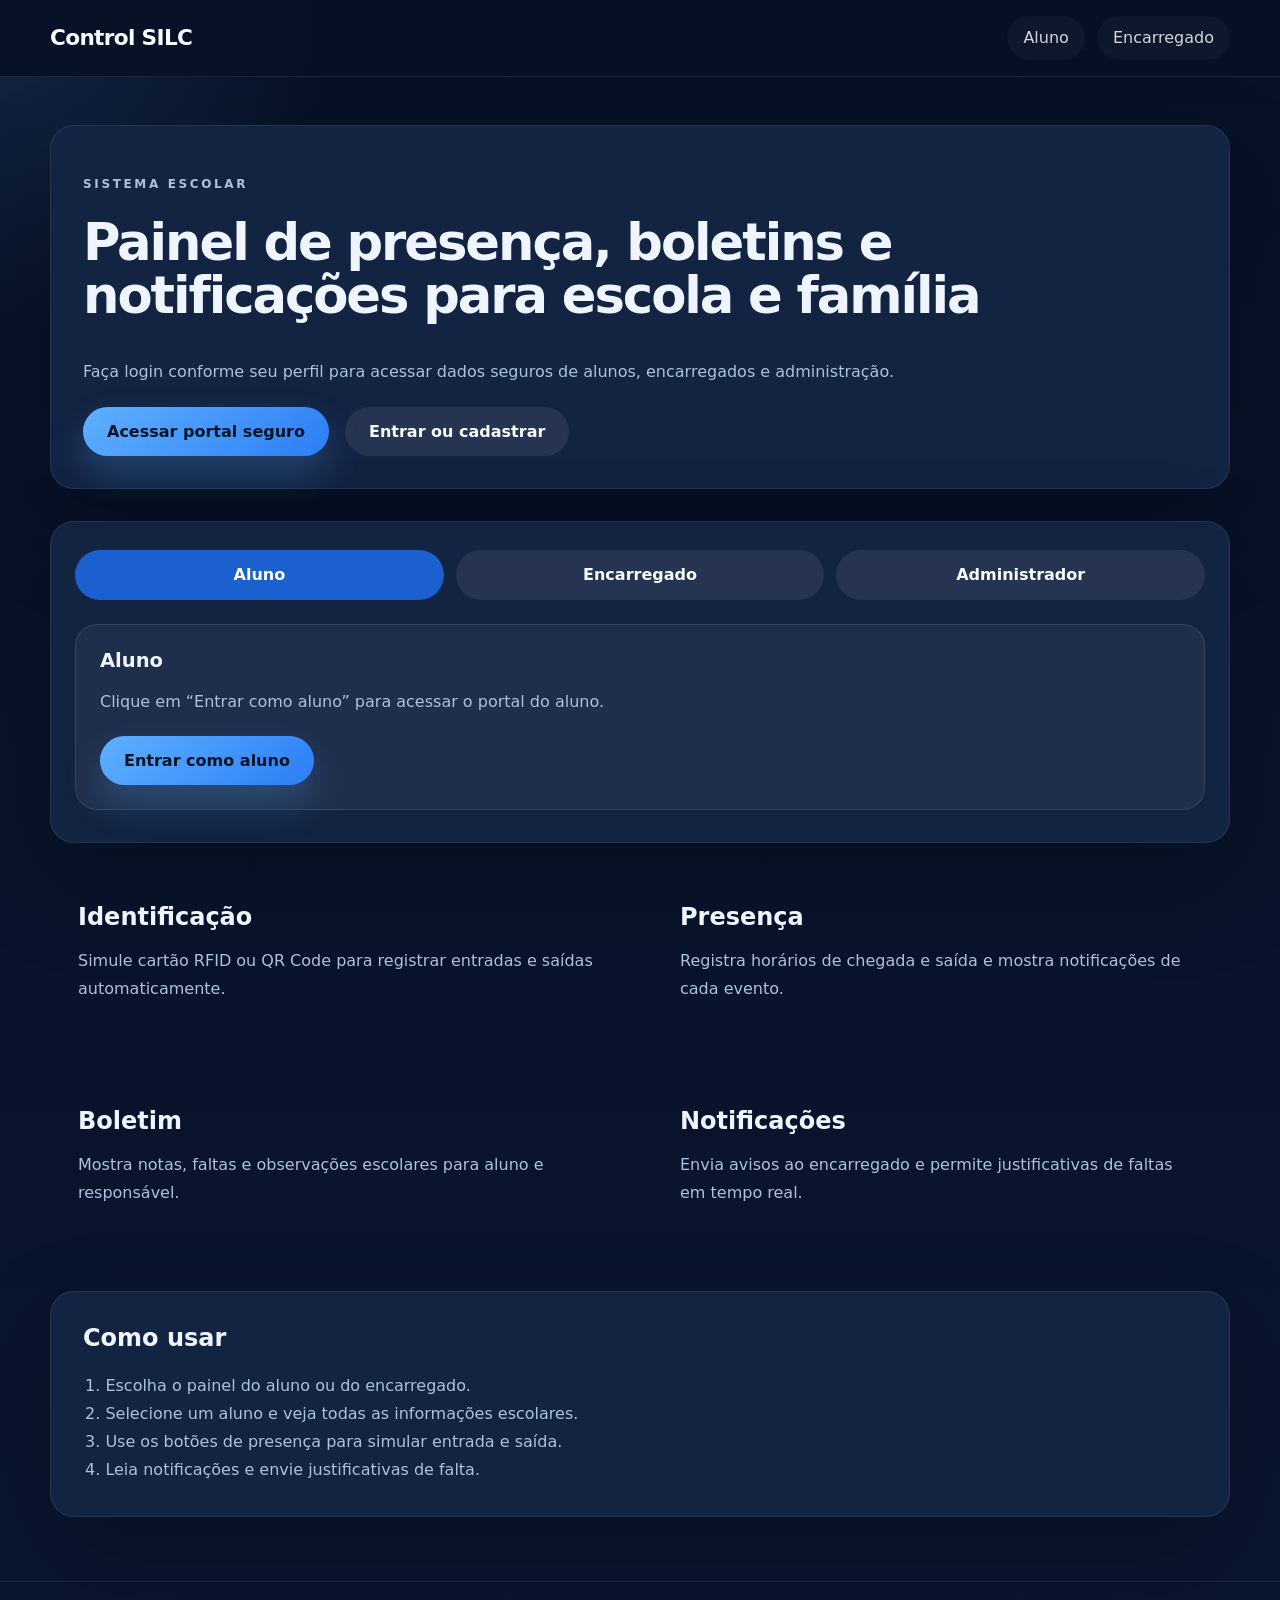
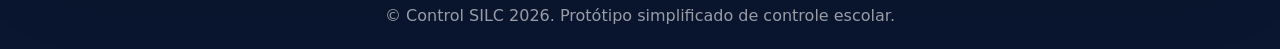
<file: index.html>
<!DOCTYPE html>
<html lang="pt-BR">
  <head>
    <meta charset="UTF-8" />
    <meta name="viewport" content="width=device-width, initial-scale=1.0" />
    <title>Control SILC — Portal</title>
    <link rel="stylesheet" href="css/style.css" />
  </head>
  <body>
    <header class="topbar">
      <div class="container topbar-inner">
        <a class="brand" href="index.html">Control SILC</a>
        <nav class="topnav">
          <a href="student.html">Aluno</a>
          <a href="guardian.html">Encarregado</a>
        </nav>
      </div>
    </header>

    <main class="container landing-page">
      <section class="hero-card">
        <p class="eyebrow">Sistema Escolar</p>
        <h1>Painel de presença, boletins e notificações para escola e família</h1>
        <p>Faça login conforme seu perfil para acessar dados seguros de alunos, encarregados e administração.</p>
        <div class="button-group">
          <a class="button button-primary" href="#loginForms">Acessar portal seguro</a>
          <a class="button button-secondary" href="#loginForms">Entrar ou cadastrar</a>
        </div>
      </section>

      <section class="card auth-panel" id="loginForms">
        <div class="auth-status hidden" id="authStatus"></div>
        <div class="auth-tab-header">
          <button type="button" class="button button-secondary auth-tab-button active" data-panel="studentPanel">Aluno</button>
          <button type="button" class="button button-secondary auth-tab-button" data-panel="guardianPanel">Encarregado</button>
          <button type="button" class="button button-secondary auth-tab-button" data-panel="adminPanel">Administrador</button>
        </div>

        <div class="auth-panels">
          <article id="studentPanel" class="auth-card auth-pane">
            <div class="auth-card-header">
              <h2>Aluno</h2>
              <p>Clique em “Entrar como aluno” para acessar o portal do aluno.</p>
            </div>
            <button class="button button-primary" type="button" onclick="window.location.href='student.html'">Entrar como aluno</button>
          </article>

          <article id="guardianPanel" class="auth-card auth-pane hidden">
            <div class="auth-card-header">
              <h2>Encarregado</h2>
              <p>Use o portal do encarregado para acessar dados do aluno com segurança.</p>
            </div>
            <button class="button button-primary" type="button" onclick="window.location.href='guardian.html'">Entrar como encarregado</button>
          </article>

          <article id="adminPanel" class="auth-card auth-pane hidden admin-card">
            <div class="auth-card-header">
              <h2>Administrador</h2>
              <p>Login para monitorar solicitações, aprovar cadastros e acompanhar acessos.</p>
            </div>
            <button class="button button-primary" type="button" onclick="window.location.href='dashboard.html'">Entrar no dashboard</button>
          </article>
        </div>
      </section>

      <section class="feature-grid" id="aboutFeatures">
        <article class="feature-card">
          <h2>Identificação</h2>
          <p>Simule cartão RFID ou QR Code para registrar entradas e saídas automaticamente.</p>
        </article>
        <article class="feature-card">
          <h2>Presença</h2>
          <p>Registra horários de chegada e saída e mostra notificações de cada evento.</p>
        </article>
        <article class="feature-card">
          <h2>Boletim</h2>
          <p>Mostra notas, faltas e observações escolares para aluno e responsável.</p>
        </article>
        <article class="feature-card">
          <h2>Notificações</h2>
          <p>Envia avisos ao encarregado e permite justificativas de faltas em tempo real.</p>
        </article>
      </section>

      <section class="info-panel">
        <h2>Como usar</h2>
        <ol>
          <li>Escolha o painel do aluno ou do encarregado.</li>
          <li>Selecione um aluno e veja todas as informações escolares.</li>
          <li>Use os botões de presença para simular entrada e saída.</li>
          <li>Leia notificações e envie justificativas de falta.</li>
        </ol>
      </section>
    </main>

    <footer class="site-footer">
      <div class="container footer-inner">
        <p>© Control SILC 2026. Protótipo simplificado de controle escolar.</p>
      </div>
    </footer>
  </body>
</html>
</file>
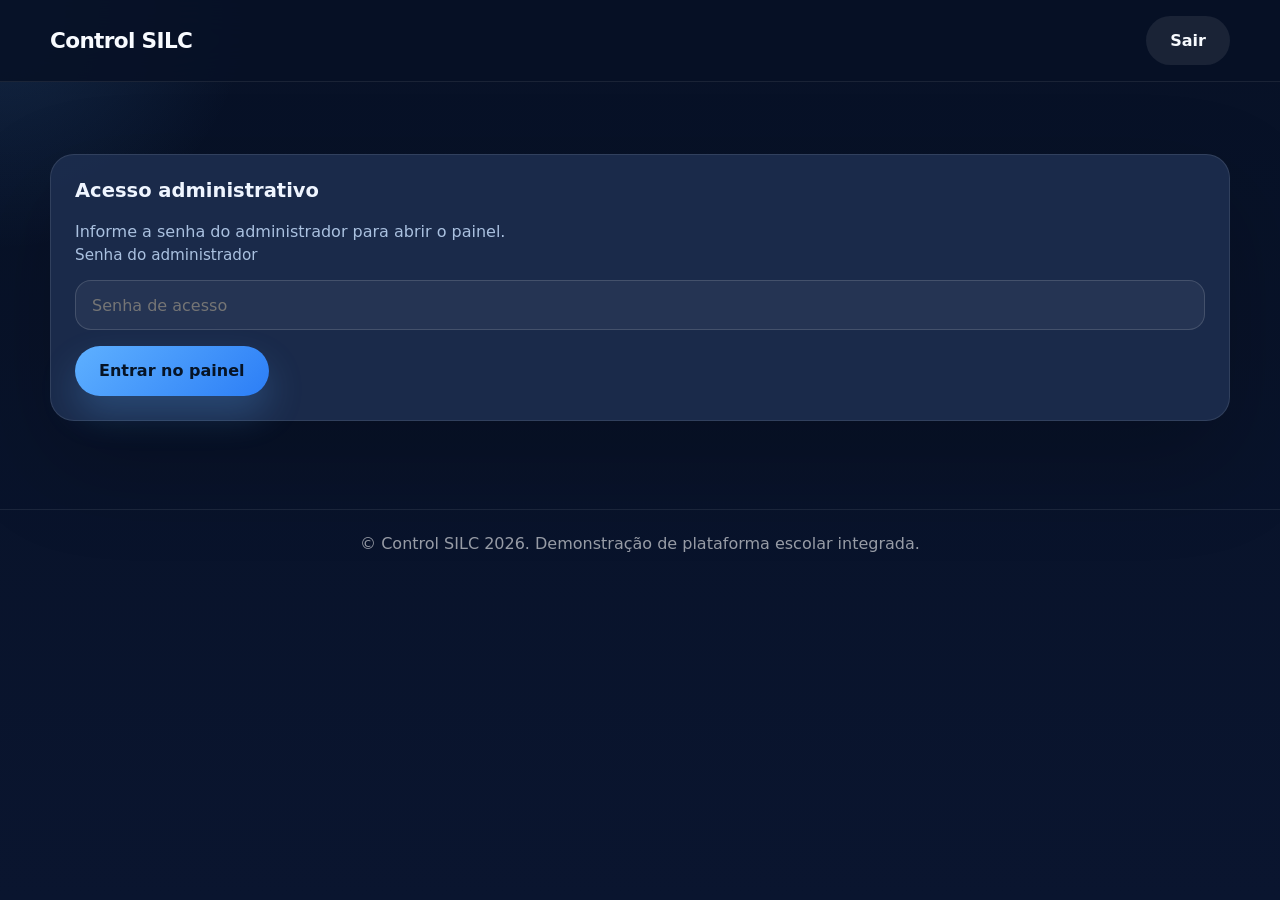
<file: dashboard.html>
<!DOCTYPE html>
<html lang="pt-BR">
  <head>
    <meta charset="UTF-8" />
    <meta name="viewport" content="width=device-width, initial-scale=1.0" />
    <title>Control SILC — Plataforma</title>
    <link rel="stylesheet" href="css/style.css" />
  </head>
  <body>
    <header class="topbar">
      <div class="container topbar-inner">
        <a class="brand" href="index.html">Control SILC</a>
        <button class="button button-secondary" id="adminLogoutButton">Sair</button>
      </div>
    </header>

    <main class="container dashboard-page">
      <section id="adminGate" class="card auth-alert">
        <h2>Acesso administrativo</h2>
        <p>Informe a senha do administrador para abrir o painel.</p>
        <form id="dashboardPasswordForm" class="auth-form">
          <div class="form-field">
            <label for="dashboardPassword">Senha do administrador</label>
            <input id="dashboardPassword" type="password" placeholder="Senha de acesso" />
          </div>
          <button class="button button-primary" type="submit">Entrar no painel</button>
          <p id="dashboardPasswordMessage" class="message"></p>
        </form>
      </section>

      <div id="adminContent" class="hidden">
        <section class="panel-header">
        <div>
          <p class="eyebrow">Plataforma escolar completa</p>
          <h1>Administração, ensino e família conectados em um único sistema</h1>
          <p>Gestão acadêmica, financeira, biblioteca, cantina e comunicação em um protótipo pronto para portfólio.</p>
        </div>
        <div class="status-box" id="dashboardStatus">
          <strong>Visão geral do painel</strong>
          <p>O painel interno mostra os principais indicadores de presença, finanças e comunicação.</p>
        </div>
      </section>

      <section class="card admin-summary-card">
        <div class="admin-summary-grid">
          <div class="admin-card">
            <strong id="pendingStudentsCount">0</strong>
            <p>Solicitações de alunos</p>
          </div>
          <div class="admin-card">
            <strong id="pendingGuardiansCount">0</strong>
            <p>Solicitações de encarregados</p>
          </div>
          <div class="admin-card">
            <strong id="activeStudentsCount">0</strong>
            <p>Alunos aprovados</p>
          </div>
          <div class="admin-card">
            <strong id="activeGuardiansCount">0</strong>
            <p>Encarregados aprovados</p>
          </div>
        </div>
      </section>

      <section class="card admin-panel-grid">
        <div class="admin-panel-column">
          <h2>Solicitações pendentes</h2>
          <div id="pendingRequests"></div>
        </div>
        <div class="admin-panel-column">
          <h2>Monitoramento</h2>
          <div id="auditLog"></div>
        </div>
      </section>

      <section class="card admin-panel-grid">
        <div class="admin-panel-column">
          <h2>Adicionar novo aluno</h2>
          <form id="studentAddForm" class="auth-form">
            <div class="form-field">
              <label for="studentAddName">Nome do aluno</label>
              <input id="studentAddName" type="text" placeholder="Nome completo" required />
            </div>
            <div class="form-field">
              <label for="studentAddCard">Cartão RFID/QR</label>
              <input id="studentAddCard" type="text" placeholder="RFID-XXX" required />
            </div>
            <div class="form-field">
              <label for="studentAddPassword">Senha</label>
              <input id="studentAddPassword" type="password" placeholder="Senha de acesso" required />
            </div>
            <div class="form-field">
              <label for="studentAddGuardian">Encarregado responsável</label>
              <input id="studentAddGuardian" type="text" placeholder="Nome do encarregado" required />
            </div>
            <div class="form-field">
              <label for="studentAddGuardianPhone">Telefone do encarregado</label>
              <input id="studentAddGuardianPhone" type="text" placeholder="(11) 99999-9999" required />
            </div>
            <button class="button button-primary" type="submit">Cadastrar aluno</button>
            <p id="studentAddMessage" class="message"></p>
          </form>
        </div>
        <div class="admin-panel-column">
          <h2>Adicionar novo encarregado</h2>
          <form id="guardianAddForm" class="auth-form">
            <div class="form-field">
              <label for="guardianAddStudent">Aluno associado</label>
              <select id="guardianAddStudent" required></select>
            </div>
            <div class="form-field">
              <label for="guardianAddName">Nome do encarregado</label>
              <input id="guardianAddName" type="text" placeholder="Nome completo" required />
            </div>
            <div class="form-field">
              <label for="guardianAddPhone">Telefone</label>
              <input id="guardianAddPhone" type="text" placeholder="(11) 99999-9999" required />
            </div>
            <button class="button button-primary" type="submit">Cadastrar encarregado</button>
            <p id="guardianAddMessage" class="message"></p>
          </form>
        </div>
      </section>

      <section class="card admin-panel-grid">
        <div class="admin-panel-column">
          <h2>Alunos no sistema</h2>
          <div id="studentManagementList"></div>
        </div>
        <div class="admin-panel-column">
          <h2>Encarregados no sistema</h2>
          <div id="guardianManagementList"></div>
        </div>
      </section>

      <section class="card admin-panel-grid">
        <div class="admin-panel-column">
          <h2>Gestão de professores</h2>
          <form id="teacherAddForm" class="auth-form">
            <div class="form-field">
              <label for="teacherAddName">Nome</label>
              <input id="teacherAddName" type="text" required />
            </div>
            <div class="form-field">
              <label for="teacherAddUsername">Usuário</label>
              <input id="teacherAddUsername" type="text" required />
            </div>
            <div class="form-field">
              <label for="teacherAddPassword">Senha</label>
              <input id="teacherAddPassword" type="password" required />
            </div>
            <div class="form-field">
              <label for="teacherAddSubject">Disciplina</label>
              <input id="teacherAddSubject" type="text" required />
            </div>
            <div class="form-field">
              <label for="teacherAddPermissions">Permissões</label>
              <input id="teacherAddPermissions" type="text" placeholder="notas, faltas, horarios" />
            </div>
            <button class="button button-primary" type="submit">Criar professor</button>
            <p id="teacherAddMessage" class="message"></p>
          </form>
          <div id="teacherManagementList" class="management-stack"></div>
        </div>
        <div class="admin-panel-column">
          <h2>Gestão de turmas</h2>
          <form id="classAddForm" class="auth-form">
            <div class="form-field">
              <label for="classAddName">Nome da turma</label>
              <input id="classAddName" type="text" required />
            </div>
            <div class="form-field">
              <label for="classAddLevel">Nível</label>
              <input id="classAddLevel" type="text" required />
            </div>
            <div class="form-field">
              <label for="classAddRoom">Sala</label>
              <input id="classAddRoom" type="text" required />
            </div>
            <div class="form-field">
              <label for="classAddTeacher">Professor responsável</label>
              <select id="classAddTeacher"></select>
            </div>
            <button class="button button-primary" type="submit">Criar turma</button>
            <p id="classAddMessage" class="message"></p>
          </form>
          <div id="classManagementList" class="management-stack"></div>
        </div>
      </section>

      <section class="card admin-panel-grid">
        <div class="admin-panel-column">
          <h2>Gestão de disciplinas</h2>
          <form id="subjectAddForm" class="auth-form">
            <div class="form-field">
              <label for="subjectAddName">Nome da disciplina</label>
              <input id="subjectAddName" type="text" required />
            </div>
            <div class="form-field">
              <label for="subjectAddTeacher">Professor</label>
              <select id="subjectAddTeacher"></select>
            </div>
            <button class="button button-primary" type="submit">Criar disciplina</button>
            <p id="subjectAddMessage" class="message"></p>
          </form>
          <div id="subjectManagementList" class="management-stack"></div>
        </div>
        <div class="admin-panel-column">
          <h2>Gestão de horários</h2>
          <form id="scheduleAddForm" class="auth-form">
            <div class="form-field">
              <label for="scheduleAddClass">Turma</label>
              <select id="scheduleAddClass" required></select>
            </div>
            <div class="form-field">
              <label for="scheduleAddSubject">Disciplina</label>
              <select id="scheduleAddSubject" required></select>
            </div>
            <div class="form-field">
              <label for="scheduleAddTeacher">Professor</label>
              <select id="scheduleAddTeacher" required></select>
            </div>
            <div class="form-field">
              <label for="scheduleAddDay">Dia</label>
              <input id="scheduleAddDay" type="text" required />
            </div>
            <div class="form-field">
              <label for="scheduleAddTime">Hora</label>
              <input id="scheduleAddTime" type="text" required />
            </div>
            <button class="button button-primary" type="submit">Criar horário</button>
            <p id="scheduleAddMessage" class="message"></p>
          </form>
          <div id="scheduleManagementList" class="management-stack"></div>
        </div>
      </section>

      <section class="card admin-panel-grid">
        <div class="admin-panel-column">
          <h2>Avisos e comunicação</h2>
          <form id="noticeAddForm" class="auth-form">
            <div class="form-field">
              <label for="noticeAddTitle">Título</label>
              <input id="noticeAddTitle" type="text" required />
            </div>
            <div class="form-field">
              <label for="noticeAddMessage">Mensagem</label>
              <textarea id="noticeAddMessage" rows="3" required></textarea>
            </div>
            <div class="form-field">
              <label for="noticeAddAudience">Destinatários</label>
              <input id="noticeAddAudience" type="text" placeholder="all, teachers, students" />
            </div>
            <button class="button button-primary" type="submit">Publicar aviso</button>
            <p id="noticeAddMessage" class="message"></p>
          </form>
          <div id="noticeManagementList" class="management-stack"></div>
        </div>
        <div class="admin-panel-column">
          <h2>Mensalidades e pagamentos</h2>
          <form id="paymentAddForm" class="auth-form">
            <div class="form-field">
              <label for="paymentAddStudent">Aluno</label>
              <select id="paymentAddStudent" required></select>
            </div>
            <div class="form-field">
              <label for="paymentAddAmount">Valor</label>
              <input id="paymentAddAmount" type="number" min="0" step="0.01" required />
            </div>
            <div class="form-field">
              <label for="paymentAddStatus">Estado</label>
              <select id="paymentAddStatus">
                <option value="Pendente">Pendente</option>
                <option value="Pago">Pago</option>
              </select>
            </div>
            <div class="form-field">
              <label for="paymentAddDueDate">Data limite</label>
              <input id="paymentAddDueDate" type="date" required />
            </div>
            <button class="button button-primary" type="submit">Registar pagamento</button>
            <p id="paymentAddMessage" class="message"></p>
          </form>
          <div id="paymentManagementList" class="management-stack"></div>
        </div>
      </section>

      <section class="card admin-panel-grid">
        <div class="admin-panel-column">
          <h2>Relatórios e backup</h2>
          <div id="reportSummary" class="management-stack"></div>
          <button class="button button-secondary" id="backupButton" type="button">Exportar backup do sistema</button>
        </div>
      </section>

      <section class="kpi-grid" id="kpiGrid"></section>

      <section class="module-grid" id="moduleGrid"></section>

      <section class="card detail-panel-grid">
        <div class="detail-card">
          <h2>Alunos aprovados</h2>
          <div id="studentList"></div>
        </div>
        <div class="detail-card">
          <h2>Encarregados aprovados</h2>
          <div id="guardianList"></div>
        </div>
        <div class="detail-card">
          <h2>Detalhes do módulo</h2>
          <div id="moduleDetail" class="module-detail">
            <p>Selecione um módulo para ver ou editar ações.</p>
          </div>
        </div>
      </section>

      <section class="card communication-card">
        <h2>Comunicação e calendário</h2>
        <div class="communication-content">
          <div>
            <h3>Avisos gerais</h3>
            <ul id="generalNotices" class="list-reset"></ul>
          </div>
          <div>
            <h3>Calendário escolar</h3>
            <ul id="calendarEvents" class="list-reset"></ul>
          </div>
        </div>
      </section>
    </main>

    <footer class="site-footer">
      <div class="container footer-inner">
        <p>© Control SILC 2026. Demonstração de plataforma escolar integrada.</p>
      </div>
    </footer>

    <script src="js/app.js"></script>
    <script src="js/dashboard.js"></script>
  </body>
</html>
</file>
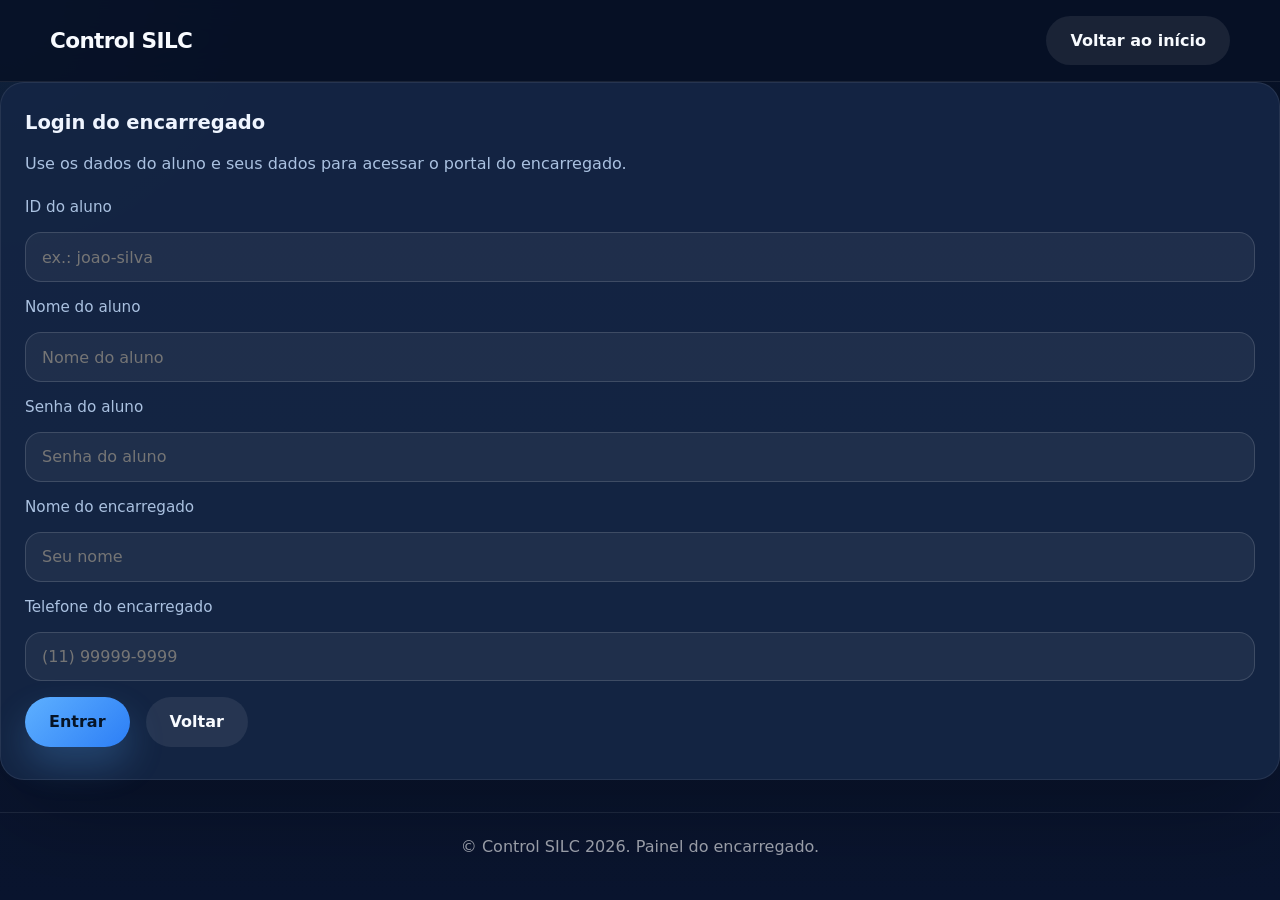
<file: guardian.html>
<!DOCTYPE html>
<html lang="pt-BR">
  <head>
    <meta charset="UTF-8" />
    <meta name="viewport" content="width=device-width, initial-scale=1.0" />
    <title>Painel do Encarregado — Control SILC</title>
    <link rel="stylesheet" href="css/style.css" />
  </head>
  <body>
    <header class="topbar">
      <div class="container topbar-inner">
        <a class="brand" href="index.html">Control SILC</a>
        <a class="button button-secondary" href="index.html">Voltar ao início</a>
      </div>
    </header>

    <section id="guardianLoginGate" class="card auth-panel">
      <div class="auth-card-header">
        <h2>Login do encarregado</h2>
        <p>Use os dados do aluno e seus dados para acessar o portal do encarregado.</p>
      </div>
      <form id="guardianLoginForm" class="auth-form">
        <div class="form-field">
          <label for="guardianLoginStudentId">ID do aluno</label>
          <input id="guardianLoginStudentId" type="text" placeholder="ex.: joao-silva" />
        </div>
        <div class="form-field">
          <label for="guardianLoginStudentName">Nome do aluno</label>
          <input id="guardianLoginStudentName" type="text" placeholder="Nome do aluno" />
        </div>
        <div class="form-field">
          <label for="guardianLoginStudentPassword">Senha do aluno</label>
          <input id="guardianLoginStudentPassword" type="password" placeholder="Senha do aluno" />
        </div>
        <div class="form-field">
          <label for="guardianLoginName">Nome do encarregado</label>
          <input id="guardianLoginName" type="text" placeholder="Seu nome" />
        </div>
        <div class="form-field">
          <label for="guardianLoginPhone">Telefone do encarregado</label>
          <input id="guardianLoginPhone" type="text" placeholder="(11) 99999-9999" />
        </div>
        <div class="button-group">
          <button class="button button-primary" type="submit">Entrar</button>
          <button class="button button-secondary" type="button" onclick="window.location.href='index.html'">Voltar</button>
        </div>
        <p id="guardianLoginMessage" class="message"></p>
      </form>
    </section>

    <main id="guardianPortal" class="container dashboard-page hidden">
      <section class="panel-header">
        <div>
          <p class="eyebrow">Painel do encarregado</p>
          <h1>Acompanhe entrada, saída, faltas e comunicados</h1>
          <p>Receba alertas de presença do aluno, veja faltas, notas e envie justificativas quando necessário.</p>
        </div>
        <div class="status-box" id="guardianStatus">
          <strong>Última notificação</strong>
          <p>Selecione um aluno para ver os eventos mais recentes.</p>
        </div>
      </section>

      <section class="dashboard-grid">
        <aside class="sidebar-card">
          <div class="student-info card">
            <h2>Aluno</h2>
            <p><strong>Nome:</strong> <span id="guardianStudentName">-</span></p>
            <p><strong>Responsável:</strong> <span id="guardianStudentGuardian">-</span></p>
            <p><strong>Faltas:</strong> <span id="guardianStudentAbsences">-</span></p>
            <p><strong>Saldo:</strong> <span class="balance" id="guardianStudentBalance">-</span></p>
          </div>

          <div class="card">
            <label for="guardianStudentSelect">Trocar aluno</label>
            <select id="guardianStudentSelect"></select>
          </div>

          <div class="card action-card">
            <h2>Ações rápidas</h2>
            <p>Use a aba de notificações para entender se o aluno entrou ou saiu da escola.</p>
          </div>
        </aside>

        <section class="main-cards">
          <div class="card card-grid-2">
            <div>
              <h2>Notificações de presença</h2>
              <div id="guardianNotifications"></div>
            </div>
            <div>
              <h2>Comunicados</h2>
              <div id="guardianNotices"></div>
            </div>
          </div>

          <div class="card card-grid-2">
            <div>
              <h2>Faltas e justificativas</h2>
              <div id="guardianAbsenceList"></div>
            </div>
            <div>
              <h2>Histórico de presença</h2>
              <div id="guardianAttendanceLog"></div>
            </div>
          </div>

          <div class="card">
            <h2>Enviar relatório</h2>
            <form id="guardianJustificationForm">
              <label for="guardianJustificationReason">Descrição do relatório</label>
              <textarea id="guardianJustificationReason" rows="4" placeholder="Descreva o relatório ou observação..."></textarea>
              <button class="button button-primary" type="submit">Enviar relatório</button>
              <p class="note" id="guardianJustificationMessage"></p>
            </form>
          </div>
        </section>
      </section>
    </main>

    <footer class="site-footer">
      <div class="container footer-inner">
        <p>© Control SILC 2026. Painel do encarregado.</p>
      </div>
    </footer>

    <script src="js/app.js"></script>
    <script src="js/guardian.js"></script>
  </body>
</html>
</file>
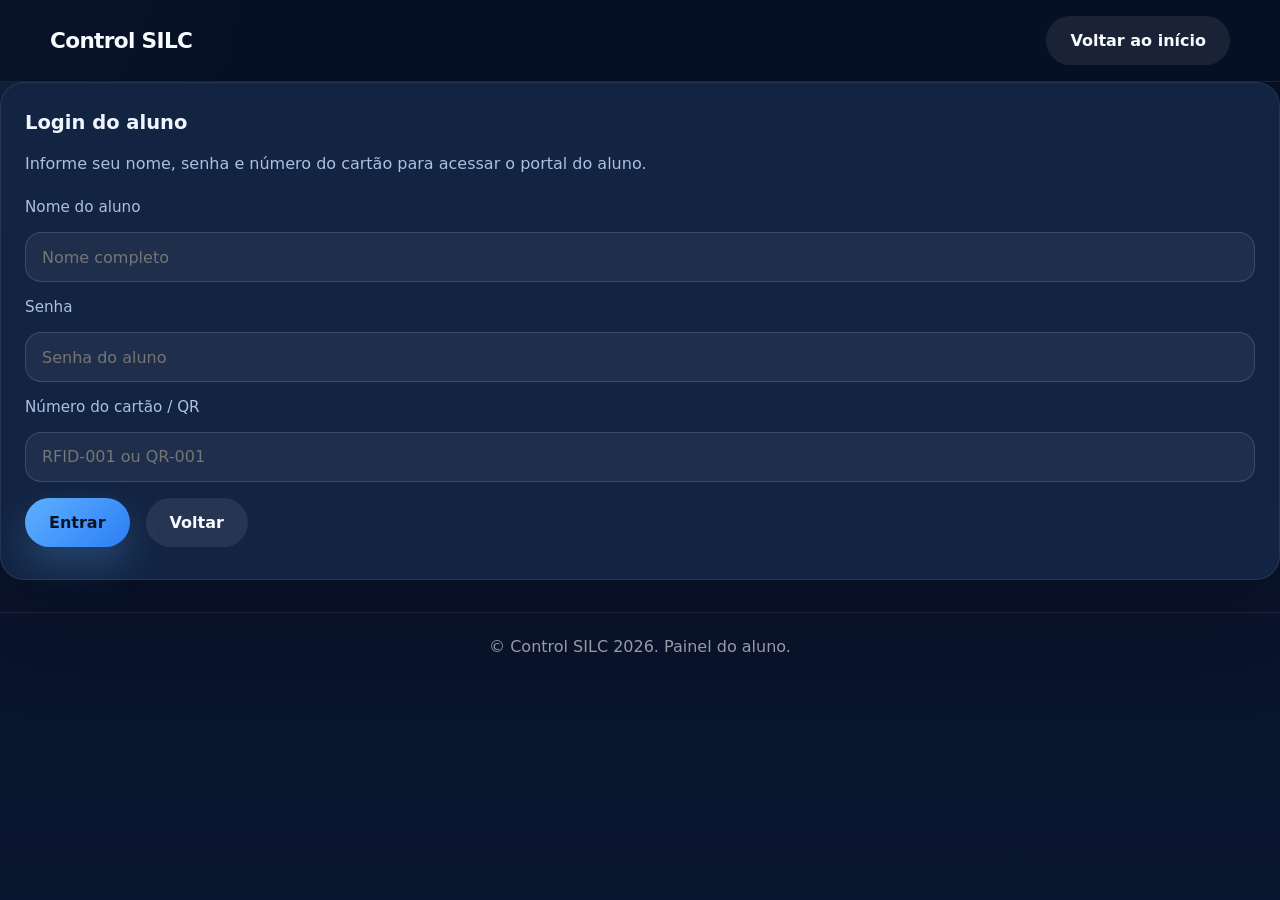
<file: student.html>
<!DOCTYPE html>
<html lang="pt-BR">
  <head>
    <meta charset="UTF-8" />
    <meta name="viewport" content="width=device-width, initial-scale=1.0" />
    <title>Painel do Aluno — Control SILC</title>
    <link rel="stylesheet" href="css/style.css" />
  </head>
  <body>
    <header class="topbar">
      <div class="container topbar-inner">
        <a class="brand" href="index.html">Control SILC</a>
        <a class="button button-secondary" href="index.html">Voltar ao início</a>
      </div>
    </header>

    <section id="studentLoginGate" class="card auth-panel">
      <div class="auth-card-header">
        <h2>Login do aluno</h2>
        <p>Informe seu nome, senha e número do cartão para acessar o portal do aluno.</p>
      </div>
      <form id="studentLoginForm" class="auth-form">
        <div class="form-field">
          <label for="studentLoginName">Nome do aluno</label>
          <input id="studentLoginName" type="text" placeholder="Nome completo" />
        </div>
        <div class="form-field">
          <label for="studentLoginPassword">Senha</label>
          <input id="studentLoginPassword" type="password" placeholder="Senha do aluno" />
        </div>
        <div class="form-field">
          <label for="studentLoginCard">Número do cartão / QR</label>
          <input id="studentLoginCard" type="text" placeholder="RFID-001 ou QR-001" />
        </div>
        <div class="button-group">
          <button class="button button-primary" type="submit">Entrar</button>
          <button class="button button-secondary" type="button" onclick="window.location.href='index.html'">Voltar</button>
        </div>
        <p id="studentLoginMessage" class="message"></p>
      </form>
    </section>

    <main id="studentPortal" class="container dashboard-page hidden">
      <section class="panel-header">
        <div>
          <p class="eyebrow">Painel do aluno</p>
          <h1>Controle de presença, horário e boletim</h1>
          <p>Visualize o status do aluno, registre entrada/saída e acompanhe notas, faltas e saldo.</p>
        </div>
        <div class="status-box" id="latestStatus">
          <strong>Status</strong>
          <p>Carregando informações do aluno...</p>
        </div>
      </section>

      <section class="dashboard-grid">
        <aside class="sidebar-card">
          <div class="student-info card">
            <h2>Aluno selecionado</h2>
            <p><strong>Nome:</strong> <span id="studentName">-</span></p>
            <p><strong>Responsável:</strong> <span id="studentGuardian">-</span></p>
            <p><strong>Cartão:</strong> <span id="studentCode">-</span></p>
            <p><strong>Faltas:</strong> <span id="studentAbsences">-</span></p>
            <p><strong>Saldo:</strong> <span class="balance" id="studentBalance">-</span></p>
          </div>

          <div class="card">
            <label for="studentSelect">Trocar aluno</label>
            <select id="studentSelect"></select>
          </div>

          <div class="card action-card">
            <h2>Registrar presença</h2>
            <button class="button button-primary" id="entryButton">Entrada</button>
            <button class="button button-secondary" id="exitButton">Saída</button>
          </div>
        </aside>

        <section class="main-cards">
          <div class="card card-grid-2">
            <div>
              <h2>Horário das aulas</h2>
              <div id="scheduleList"></div>
            </div>
            <div>
              <h2>Notas do boletim</h2>
              <div id="gradesList"></div>
            </div>
          </div>

          <div class="card card-grid-2">
            <div>
              <h2>Avisos da escola</h2>
              <div id="noticeList"></div>
            </div>
            <div>
              <h2>Notificações recentes</h2>
              <div id="notificationsList"></div>
            </div>
          </div>

          <div class="card">
            <h2>Histórico de presença</h2>
            <div id="attendanceLog"></div>
          </div>


        </section>
      </section>
    </main>

    <footer class="site-footer">
      <div class="container footer-inner">
        <p>© Control SILC 2026. Painel do aluno.</p>
      </div>
    </footer>

    <script src="js/app.js"></script>
    <script src="js/student.js"></script>
  </body>
</html>
</file>
<file: css/style.css>
:root {
  --bg: #071126;
  --bg-soft: #111d33;
  --bg-panel: rgba(21, 37, 68, 0.95);
  --text: #eff5ff;
  --text-muted: #aac1e0;
  --primary: #5eb0ff;
  --primary-strong: #2c7ef6;
  --accent: #8dd7ff;
  --surface: rgba(255, 255, 255, 0.06);
  --radius: 24px;
  --shadow: 0 40px 100px rgba(0, 0, 0, 0.22);
}

* {
  box-sizing: border-box;
}

html,
body {
  margin: 0;
  min-height: 100%;
}

body {
  font-family: Inter, system-ui, -apple-system, BlinkMacSystemFont, "Segoe UI", sans-serif;
  background: radial-gradient(circle at top left, rgba(94, 176, 255, 0.14), transparent 16%),
    linear-gradient(180deg, #071126 0%, #0a152f 100%);
  color: var(--text);
  text-rendering: optimizeLegibility;
}

img {
  max-width: 100%;
  display: block;
}

a {
  color: inherit;
}

button,
input,
select,
textarea {
  font: inherit;
}

button {
  cursor: pointer;
}

.container {
  width: min(1180px, calc(100% - 2rem));
  margin: 0 auto;
}

.topbar {
  background: rgba(7, 17, 38, 0.9);
  backdrop-filter: blur(18px);
  border-bottom: 1px solid rgba(255, 255, 255, 0.08);
  position: sticky;
  top: 0;
  z-index: 20;
}

.topbar-inner {
  display: flex;
  align-items: center;
  justify-content: space-between;
  gap: 1rem;
  padding: 1rem 0;
}

.brand {
  font-size: 1.35rem;
  font-weight: 800;
  letter-spacing: -0.03em;
  color: #f8fbff;
  text-decoration: none;
}

.topnav {
  display: flex;
  flex-wrap: wrap;
  gap: 0.75rem;
}

.topnav a {
  padding: 0.78rem 1rem;
  border-radius: 999px;
  background: rgba(255, 255, 255, 0.03);
  color: rgba(255, 255, 255, 0.82);
  text-decoration: none;
  transition: transform 0.2s ease, background-color 0.2s ease, color 0.2s ease;
}

.topnav a:hover,
.topnav a.active {
  background: rgba(94, 176, 255, 0.2);
  color: #f8fbff;
  transform: translateY(-1px);
}

.landing-page,
.dashboard-page {
  padding: 3rem 0 4rem;
}

.hero-card,
.card,
.status-box,
.sidebar-card,
.info-panel {
  background: var(--bg-panel);
  border: 1px solid rgba(255, 255, 255, 0.08);
  border-radius: var(--radius);
  box-shadow: var(--shadow);
}

.hero-card,
.info-panel,
.status-box,
.card {
  padding: 2rem;
}

.hero-card {
  display: grid;
  gap: 1.25rem;
  margin-bottom: 2rem;
}

.eyebrow {
  display: inline-flex;
  margin-bottom: 1rem;
  color: var(--accent);
  text-transform: uppercase;
  letter-spacing: 0.22em;
  font-size: 0.75rem;
  font-weight: 700;
}

.hero-card h1,
.panel-header h1 {
  margin: 0;
  font-size: clamp(2.5rem, 4vw, 3.4rem);
  line-height: 1.04;
  letter-spacing: -0.04em;
}

.hero-card p,
.panel-header p {
  margin: 1rem 0 0;
  max-width: 58rem;
  color: var(--text-muted);
  line-height: 1.8;
}

.button-group {
  display: flex;
  flex-wrap: wrap;
  gap: 1rem;
}

.hidden {
  display: none !important;
}

.button {
  display: inline-flex;
  align-items: center;
  justify-content: center;
  padding: 0.95rem 1.5rem;
  border-radius: 999px;
  border: none;
  font-weight: 700;
  text-decoration: none;
  transition: transform 0.2s ease, opacity 0.2s ease, background-color 0.2s ease, box-shadow 0.2s ease;
}

.button:hover {
  transform: translateY(-1px);
}

.auth-panel {
  padding: 1.75rem 1.5rem 2rem;
  margin-bottom: 2rem;
}

.auth-grid {
  display: grid;
  gap: 1rem;
  grid-template-columns: repeat(3, minmax(0, 1fr));
}

.auth-card {
  background: rgba(255, 255, 255, 0.05);
  border: 1px solid rgba(255, 255, 255, 0.1);
  padding: 1.5rem;
  border-radius: 22px;
}

.auth-card.admin-card {
  background: rgba(12, 26, 53, 0.96);
}

.auth-card-header {
  margin-bottom: 1.25rem;
}

.auth-card-header h2 {
  margin: 0 0 0.5rem;
}

.auth-card-header p {
  margin: 0;
  color: var(--text-muted);
}

.auth-form .form-field {
  display: grid;
  gap: 0.5rem;
  margin-bottom: 1rem;
}

.auth-form input {
  width: 100%;
  padding: 0.9rem 1rem;
  border-radius: 16px;
  border: 1px solid rgba(255, 255, 255, 0.14);
  background: rgba(255, 255, 255, 0.05);
  color: var(--text);
}

.auth-divider {
  margin: 1rem 0;
  text-align: center;
  color: var(--text-muted);
}

.auth-status {
  background: rgba(9, 19, 39, 0.95);
  border: 1px solid rgba(94, 176, 255, 0.2);
  border-radius: 22px;
  padding: 1.25rem 1.5rem;
  margin-bottom: 1.25rem;
}

.auth-tab-header {
  display: flex;
  gap: 0.75rem;
  flex-wrap: wrap;
  margin-bottom: 1.5rem;
}

.auth-tab-button {
  flex: 1 1 160px;
  min-width: 140px;
}

.auth-tab-button.active {
  background: rgba(29, 98, 214, 0.95);
  color: white;
}

.auth-pane.hidden {
  display: none;
}

.toggle-form-button {
  width: 100%;
  justify-content: center;
  margin-top: 1rem;
}

.status-bar {
  display: flex;
  align-items: center;
  justify-content: space-between;
  gap: 1rem;
}

.status-bar p {
  margin: 0.5rem 0 0;
  color: var(--text-muted);
}

.status-actions {
  display: flex;
  gap: 0.75rem;
  flex-wrap: wrap;
}

.message {
  margin: 0.75rem 0 0;
  font-size: 0.95rem;
}

.message.success {
  color: #8df0a7;
}

.message.error {
  color: #ffb3a1;
}

.auth-alert {
  margin: 1.5rem 0;
  padding: 1.5rem;
  background: rgba(28, 44, 77, 0.96);
  border: 1px solid rgba(255, 255, 255, 0.1);
  border-radius: 24px;
}

.admin-summary-card {
  margin-bottom: 1.5rem;
}

.admin-summary-grid {
  display: grid;
  gap: 1rem;
  grid-template-columns: repeat(4, minmax(0, 1fr));
}

.admin-card {
  padding: 1.25rem;
  background: rgba(255, 255, 255, 0.05);
  border: 1px solid rgba(255, 255, 255, 0.08);
  border-radius: 22px;
}

.admin-card strong {
  display: block;
  font-size: 1.7rem;
  margin-bottom: 0.5rem;
}

.admin-panel-grid {
  display: grid;
  gap: 1rem;
  grid-template-columns: 2fr 1.2fr;
  margin-bottom: 1.5rem;
}

.admin-panel-column {
  display: grid;
  gap: 1rem;
}

.pending-card,
.log-row {
  padding: 1rem 1.1rem;
  background: rgba(255, 255, 255, 0.05);
  border: 1px solid rgba(255, 255, 255, 0.08);
  border-radius: 18px;
}

.pending-card strong,
.log-row p {
  margin: 0;
}

.pending-card p,
.log-row p {
  color: var(--text-muted);
  line-height: 1.5;
}

.log-time {
  display: block;
  font-size: 0.9rem;
  color: rgba(255, 255, 255, 0.6);
  margin-bottom: 0.55rem;
}

.subtle {
  color: rgba(255, 255, 255, 0.72);
}

.button-primary {
  background: linear-gradient(135deg, var(--primary), var(--primary-strong));
  color: #061426;
  box-shadow: 0 18px 36px rgba(94, 176, 255, 0.24);
}

.button-secondary {
  background: rgba(255, 255, 255, 0.08);
  color: #f8fbff;
}

.feature-grid {
  display: grid;
  gap: 1.5rem;
  grid-template-columns: repeat(2, minmax(0, 1fr));
  margin-bottom: 2rem;
}

.feature-card {
  padding: 1.75rem;
  min-height: 180px;
}

.feature-card h2,
.card h2,
.student-info h2 {
  margin: 0 0 1rem;
}

.feature-card p,
.card p,
.student-info p {
  color: var(--text-muted);
  line-height: 1.75;
}

.info-panel {
  margin-top: 0.8rem;
}

.detail-panel-grid {
  display: grid;
  gap: 1rem;
  grid-template-columns: repeat(3, minmax(0, 1fr));
  margin-bottom: 1.5rem;
}

.detail-card {
  background: rgba(255, 255, 255, 0.06);
  border: 1px solid rgba(255, 255, 255, 0.08);
  border-radius: 24px;
  padding: 1.5rem;
}

.detail-card h2 {
  margin-top: 0;
}

.module-intro {
  margin: 0.75rem 0 1rem;
  color: var(--text-muted);
  min-height: 3.2rem;
}

.module-detail-list {
  display: grid;
  gap: 0.6rem;
  margin-top: 1rem;
}

.module-detail-list li {
  padding-left: 1rem;
  position: relative;
}

.module-detail-list li::before {
  content: '•';
  position: absolute;
  left: 0;
  color: var(--primary);
}

.info-panel h2 {
  margin-top: 0;
}

.info-panel ol {
  margin: 1rem 0 0;
  padding-left: 1.4rem;
  color: var(--text-muted);
  line-height: 1.75;
}

.panel-header {
  display: grid;
  grid-template-columns: 1.4fr 0.9fr;
  gap: 1.5rem;
  margin-bottom: 2rem;
}

.status-box {
  min-width: 240px;
  display: grid;
  gap: 1rem;
  background: linear-gradient(180deg, rgba(11, 25, 52, 0.96), rgba(27, 45, 77, 0.98));
}

.status-box strong,
.card strong {
  display: block;
  margin-bottom: 0.75rem;
  color: #f8fbff;
}

.status-box p,
.card p {
  margin: 0;
}

.dashboard-grid {
  display: grid;
  gap: 1.5rem;
  grid-template-columns: 320px 1fr;
}

.sidebar-card {
  display: grid;
  gap: 1.5rem;
}

.main-cards {
  display: grid;
  gap: 1.5rem;
}

.student-info,
.action-card {
  display: grid;
  gap: 1rem;
}

.student-info p,
.action-card p {
  margin: 0;
}

.student-info span,
.balance {
  display: block;
  margin-top: 0.35rem;
}

.balance {
  font-size: 1.55rem;
  font-weight: 700;
  color: var(--accent);
}

label {
  display: block;
  margin-bottom: 0.5rem;
  color: var(--text-muted);
  font-size: 0.95rem;
}

select,
textarea {
  width: 100%;
  border-radius: 18px;
  border: 1px solid rgba(255, 255, 255, 0.12);
  background: rgba(255, 255, 255, 0.05);
  color: var(--text);
  padding: 0.95rem 1rem;
}

textarea {
  min-height: 130px;
}

.card-grid-2 {
  display: grid;
  gap: 1.5rem;
  grid-template-columns: repeat(2, minmax(0, 1fr));
}

.card-grid-2 > div {
  display: grid;
  gap: 1rem;
}

.card h2 {
  font-size: 1.22rem;
}

.list-reset {
  list-style: none;
  padding: 0;
  margin: 0;
  display: grid;
  gap: 1rem;
}

.list-reset li {
  padding: 1rem 1.1rem;
  background: rgba(255, 255, 255, 0.04);
  border: 1px solid rgba(255, 255, 255, 0.08);
  border-radius: 18px;
}

.profile-selector {
  margin-bottom: 1.5rem;
}

.profile-buttons {
  display: grid;
  grid-template-columns: repeat(auto-fill, minmax(160px, 1fr));
  gap: 0.9rem;
  margin-top: 1rem;
}

.profile-button {
  border-radius: 18px;
  padding: 1rem 1rem;
  background: rgba(255, 255, 255, 0.03);
  border: 1px solid rgba(255, 255, 255, 0.08);
  color: #eef4ff;
  text-align: left;
  transition: transform 0.2s ease, background-color 0.2s ease, border-color 0.2s ease;
}

.profile-button:hover,
.profile-button.active-profile {
  background: rgba(94, 176, 255, 0.18);
  border-color: rgba(94, 176, 255, 0.4);
  transform: translateY(-1px);
}

.kpi-grid {
  display: grid;
  grid-template-columns: repeat(auto-fit, minmax(220px, 1fr));
  gap: 1rem;
  margin-bottom: 1.5rem;
}

.kpi-card {
  padding: 1.6rem;
  border-radius: 22px;
  background: rgba(255, 255, 255, 0.06);
  border: 1px solid rgba(255, 255, 255, 0.08);
  display: grid;
  gap: 0.75rem;
}

.kpi-icon {
  font-size: 1.45rem;
}

.module-grid {
  display: grid;
  grid-template-columns: repeat(auto-fit, minmax(260px, 1fr));
  gap: 1rem;
  margin-bottom: 1.5rem;
}

.module-card h3 {
  margin-top: 0;
}

.module-list {
  display: grid;
  gap: 0.75rem;
}

.module-list li {
  display: flex;
  align-items: flex-start;
  gap: 0.75rem;
  color: var(--text-muted);
}

.module-dot {
  width: 0.58rem;
  height: 0.58rem;
  border-radius: 50%;
  margin-top: 0.55rem;
  background: var(--primary);
}

.communication-card {
  padding: 1.9rem;
}

.communication-content {
  display: grid;
  gap: 1.25rem;
  grid-template-columns: repeat(2, minmax(0, 1fr));
}

.communication-content h3 {
  margin-top: 0;
}

.communication-content ul {
  margin: 0;
  padding-left: 1.2rem;
}

.note {
  display: block;
  color: var(--text-muted);
  margin-top: 0.65rem;
}

.site-footer {
  padding: 1.5rem 0;
  border-top: 1px solid rgba(255, 255, 255, 0.08);
}

.site-footer p {
  margin: 0;
  color: rgba(255, 255, 255, 0.58);
  text-align: center;
}

@media (max-width: 980px) {
  .feature-grid,
  .dashboard-grid,
  .card-grid-2,
  .panel-header,
  .communication-content {
    grid-template-columns: 1fr;
  }
}

@media (max-width: 768px) {
  body {
    font-size: 15px;
  }

  .container,
  .topbar-inner {
    width: calc(100% - 2rem);
  }

  .hero-card h1,
  .panel-header h1 {
    font-size: 2.2rem;
  }
}
</file>
